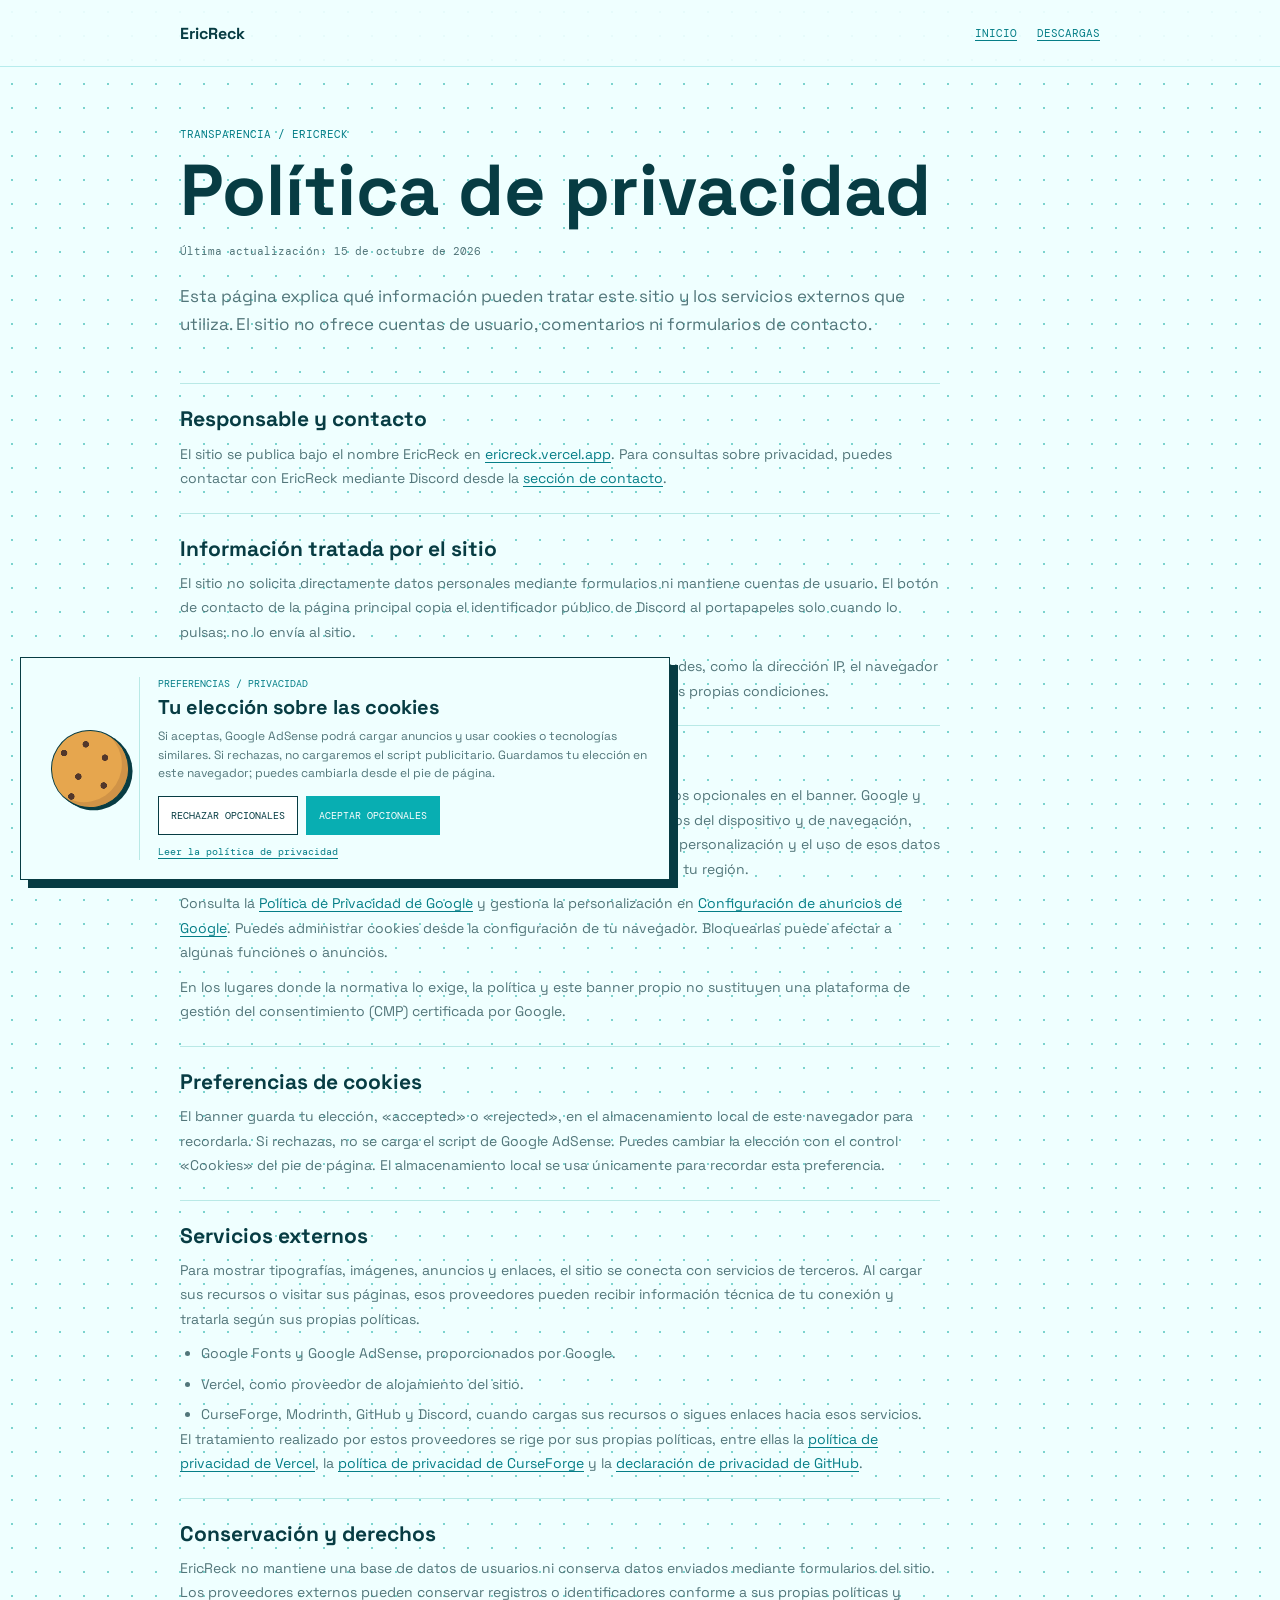
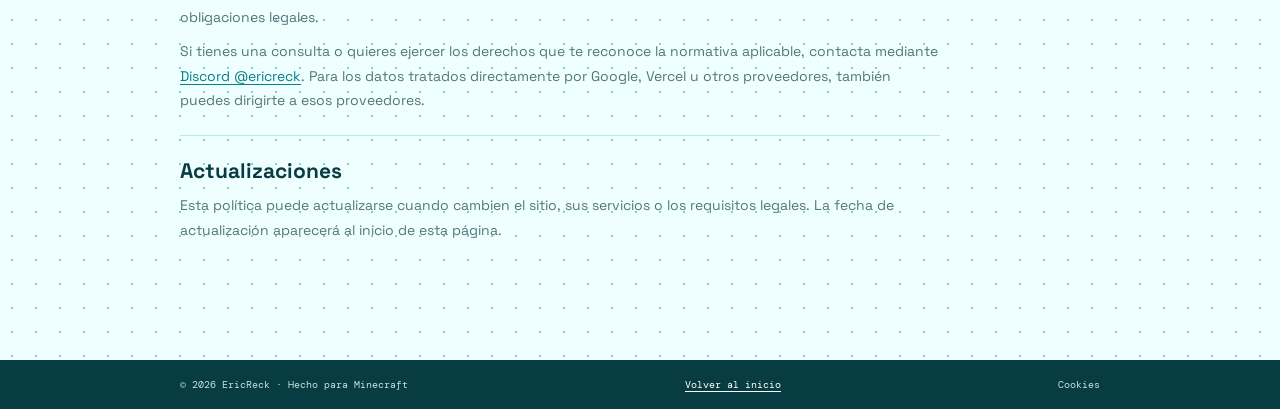
<file: privacidad.html>
<!doctype html>
<html lang="es">
<head>
  <meta charset="utf-8">
  <meta name="viewport" content="width=device-width, initial-scale=1">
  <meta name="theme-color" content="#efffff">
  <meta name="description" content="Política de privacidad del sitio web de EricReck.">
  <title>Política de privacidad — EricReck</title>
  <link rel="icon" type="image/png" href="profile%20picture.png">
  <link rel="preconnect" href="https://fonts.googleapis.com">
  <link rel="preconnect" href="https://fonts.gstatic.com" crossorigin>
  <link href="https://fonts.googleapis.com/css2?family=DM+Mono:wght@400;500&family=Space+Grotesk:wght@400;500;600;700&display=swap" rel="stylesheet">
  <link rel="stylesheet" href="cookies.css">
  <script src="cookies.js" defer></script>
  <style>
    :root {
      color-scheme: light;
      --paper: #efffff;
      --ink: #073c43;
      --muted: #52767a;
      --teal: #08aeb2;
      --deep: #057e87;
      --line: #b9e9e6;
      --lime: #d4f47a;
      --mono: "DM Mono", monospace;
      --display: "Space Grotesk", sans-serif;
    }
    * { box-sizing: border-box; }
    body { min-width: 320px; min-height: 100vh; margin: 0; color: var(--ink); background-color: var(--paper); background-image: radial-gradient(#7bd3ce 0.8px, transparent 0.8px); background-size: 24px 24px; font-family: var(--display); }
    a { color: var(--deep); text-decoration-thickness: 1px; text-underline-offset: 3px; }
    .shell { width: min(920px, calc(100% - 48px)); margin-inline: auto; }
    .topbar { border-bottom: 1px solid rgb(8 174 178 / 24%); background: rgb(239 255 255 / 92%); }
    .nav { min-height: 66px; display: flex; align-items: center; justify-content: space-between; gap: 20px; }
    .brand { color: var(--ink); font-weight: 700; text-decoration: none; }
    .nav-links { display: flex; flex-wrap: wrap; gap: 20px; font: 11px var(--mono); text-transform: uppercase; }
    main { padding-block: 60px 96px; }
    .eyebrow { margin: 0 0 14px; color: var(--deep); font: 11px var(--mono); text-transform: uppercase; }
    h1 { max-width: 760px; margin: 0; font-size: clamp(40px, 7vw, 72px); line-height: .98; }
    .updated { margin: 18px 0 0; color: var(--muted); font: 11px var(--mono); }
    .intro { max-width: 760px; margin: 24px 0 0; color: var(--muted); font-size: 17px; line-height: 1.7; }
    .policy-content { max-width: 760px; margin-top: 44px; }
    .policy-content section { padding-block: 22px; border-top: 1px solid var(--line); }
    h2 { margin: 0 0 10px; font-size: 21px; line-height: 1.2; }
    .policy-content p, .policy-content ul { margin: 0; color: var(--muted); font-size: 14px; line-height: 1.75; }
    .policy-content p + p, .policy-content ul { margin-top: 10px; }
    .policy-content ul { padding-left: 21px; }
    .policy-content li + li { margin-top: 6px; }
    footer { padding-block: 18px; color: #c4e2e0; background: var(--ink); font: 10px var(--mono); }
    .footer-inner { display: flex; justify-content: space-between; gap: 18px; }
    .footer-inner a { color: white; }
    @media (max-width: 560px) {
      .shell { width: calc(100% - 32px); }
      .nav { align-items: start; flex-direction: column; justify-content: center; padding-block: 14px; }
      .nav-links { gap: 12px; }
      main { padding-block: 42px 68px; }
      .intro { font-size: 15px; }
      .footer-inner { flex-direction: column; gap: 8px; }
    }
  </style>
</head>
<body>
  <header class="topbar">
    <nav class="nav shell" aria-label="Navegación principal">
      <a class="brand" href="index.html#inicio">EricReck</a>
      <div class="nav-links">
        <a href="index.html#inicio">Inicio</a>
        <a href="descargas.html">Descargas</a>
      </div>
    </nav>
  </header>
  <main class="shell">
    <p class="eyebrow">Transparencia / EricReck</p>
    <h1>Política de privacidad</h1>
    <p class="updated">Última actualización: 15 de octubre de 2026</p>
    <p class="intro">Esta página explica qué información pueden tratar este sitio y los servicios externos que utiliza. El sitio no ofrece cuentas de usuario, comentarios ni formularios de contacto.</p>

    <div class="policy-content">
      <section>
        <h2>Responsable y contacto</h2>
        <p>El sitio se publica bajo el nombre EricReck en <a href="https://ericreck.vercel.app/">ericreck.vercel.app</a>. Para consultas sobre privacidad, puedes contactar con EricReck mediante Discord desde la <a href="index.html#contacto">sección de contacto</a>.</p>
      </section>
      <section>
        <h2>Información tratada por el sitio</h2>
        <p>El sitio no solicita directamente datos personales mediante formularios ni mantiene cuentas de usuario. El botón de contacto de la página principal copia el identificador público de Discord al portapapeles solo cuando lo pulsas; no lo envía al sitio.</p>
        <p>El proveedor de alojamiento puede procesar datos técnicos de las solicitudes, como la dirección IP, el navegador y la fecha de acceso, para entregar y proteger el sitio, de acuerdo con sus propias condiciones.</p>
      </section>
      <section>
        <h2>Publicidad y cookies</h2>
        <p>La página de descargas carga Google AdSense solo si aceptas los anuncios opcionales en el banner. Google y sus socios pueden utilizar cookies o tecnologías similares, además de datos del dispositivo y de navegación, para mostrar y medir anuncios, limitar su frecuencia y prevenir fraude. La personalización y el uso de esos datos dependen de la configuración de Google y de las opciones disponibles en tu región.</p>
        <p>Consulta la <a href="https://policies.google.com/privacy">Política de Privacidad de Google</a> y gestiona la personalización en <a href="https://adssettings.google.com/">Configuración de anuncios de Google</a>. Puedes administrar cookies desde la configuración de tu navegador. Bloquearlas puede afectar a algunas funciones o anuncios.</p>
        <p>En los lugares donde la normativa lo exige, la política y este banner propio no sustituyen una plataforma de gestión del consentimiento (CMP) certificada por Google.</p>
      </section>
      <section>
        <h2>Preferencias de cookies</h2>
        <p>El banner guarda tu elección, «accepted» o «rejected», en el almacenamiento local de este navegador para recordarla. Si rechazas, no se carga el script de Google AdSense. Puedes cambiar la elección con el control «Cookies» del pie de página. El almacenamiento local se usa únicamente para recordar esta preferencia.</p>
      </section>
      <section>
        <h2>Servicios externos</h2>
        <p>Para mostrar tipografías, imágenes, anuncios y enlaces, el sitio se conecta con servicios de terceros. Al cargar sus recursos o visitar sus páginas, esos proveedores pueden recibir información técnica de tu conexión y tratarla según sus propias políticas.</p>
        <ul>
          <li>Google Fonts y Google AdSense, proporcionados por Google.</li>
          <li>Vercel, como proveedor de alojamiento del sitio.</li>
          <li>CurseForge, Modrinth, GitHub y Discord, cuando cargas sus recursos o sigues enlaces hacia esos servicios.</li>
        </ul>
        <p>El tratamiento realizado por estos proveedores se rige por sus propias políticas, entre ellas la <a href="https://vercel.com/legal/privacy-policy">política de privacidad de Vercel</a>, la <a href="https://www.curseforge.com/privacy-policy">política de privacidad de CurseForge</a> y la <a href="https://docs.github.com/en/site-policy/privacy-policies/github-privacy-statement">declaración de privacidad de GitHub</a>.</p>
      </section>
      <section>
        <h2>Conservación y derechos</h2>
        <p>EricReck no mantiene una base de datos de usuarios ni conserva datos enviados mediante formularios del sitio. Los proveedores externos pueden conservar registros o identificadores conforme a sus propias políticas y obligaciones legales.</p>
        <p>Si tienes una consulta o quieres ejercer los derechos que te reconoce la normativa aplicable, contacta mediante <a href="index.html#contacto">Discord @ericreck</a>. Para los datos tratados directamente por Google, Vercel u otros proveedores, también puedes dirigirte a esos proveedores.</p>
      </section>
      <section>
        <h2>Actualizaciones</h2>
        <p>Esta política puede actualizarse cuando cambien el sitio, sus servicios o los requisitos legales. La fecha de actualización aparecerá al inicio de esta página.</p>
      </section>
    </div>
  </main>
  <footer><div class="footer-inner shell"><span>© 2026 EricReck · Hecho para Minecraft</span><a href="index.html#inicio">Volver al inicio</a><button class="cookie-settings" type="button" data-cookie-settings>Cookies</button></div></footer>
</body>
</html>
</file>
<file: cookies.css>
.cookie-banner {
  position: fixed;
  z-index: 1000;
  right: auto;
  bottom: 20px;
  left: 20px;
  width: min(650px, calc(100vw - 40px));
  max-height: min(78vh, 520px);
  display: grid;
  grid-template-columns: 100px minmax(0, 1fr);
  gap: 18px;
  overflow: auto;
  padding: 19px;
  border: 1px solid var(--ink, #073c43);
  color: var(--ink, #073c43);
  background: var(--paper, #efffff);
  box-shadow: 8px 8px 0 var(--ink, #073c43);
  font-family: var(--display, sans-serif);
}
.cookie-banner[hidden] { display: none; }
.cookie-art {
  position: relative;
  min-height: 100px;
  display: grid;
  place-items: center;
  border-right: 1px solid var(--line, #b9e9e6);
}
.cookie-art::before {
  width: 76px;
  aspect-ratio: 1;
  content: "";
  border: 1px solid var(--ink, #073c43);
  border-radius: 50%;
  background-color: #e6a64e;
  background-image:
    radial-gradient(circle at 16px 17px, #52372b 0 3px, transparent 3.5px),
    radial-gradient(circle at 39px 13px, #52372b 0 3px, transparent 3.5px),
    radial-gradient(circle at 55px 30px, #52372b 0 3px, transparent 3.5px),
    radial-gradient(circle at 25px 43px, #52372b 0 3px, transparent 3.5px),
    radial-gradient(circle at 48px 57px, #52372b 0 3px, transparent 3.5px),
    radial-gradient(circle at 14px 61px, #52372b 0 3px, transparent 3.5px);
  box-shadow: inset -5px -6px 0 rgb(92 53 32 / 16%), 3px 3px 0 var(--ink, #073c43);
  transform: rotate(-12deg);
}
.cookie-art::after {
  position: absolute;
  top: 3px;
  right: 1px;
  width: 24px;
  aspect-ratio: 1;
  content: "";
  border-radius: 50%;
  background: var(--paper, #efffff);
  box-shadow: -7px 12px 0 -4px var(--paper, #efffff), -16px 18px 0 -7px var(--paper, #efffff);
}
.cookie-copy { min-width: 0; }
.cookie-kicker { margin: 0 0 6px; color: var(--deep, #057e87); font: 10px var(--mono, monospace); text-transform: uppercase; }
.cookie-copy h2 { margin: 0; font-size: 20px; line-height: 1.15; }
.cookie-copy p:not(.cookie-kicker) { margin: 8px 0 0; color: var(--muted, #52767a); font-size: 12px; line-height: 1.55; }
.cookie-actions { display: flex; flex-wrap: wrap; gap: 8px; margin-top: 13px; }
.cookie-action { min-height: 39px; padding: 0 12px; border: 1px solid var(--ink, #073c43); color: var(--ink, #073c43); background: white; cursor: pointer; font: 10px var(--mono, monospace); text-transform: uppercase; }
.cookie-action:hover { background: var(--lime, #d4f47a); }
.cookie-action-primary { border-color: var(--teal, #08aeb2); color: white; background: var(--teal, #08aeb2); }
.cookie-action-primary:hover { color: white; background: var(--deep, #057e87); }
.cookie-action:focus-visible, .cookie-settings:focus-visible { outline: 3px solid var(--lime, #d4f47a); outline-offset: 3px; }
.cookie-privacy { display: inline-block; margin-top: 10px; color: var(--deep, #057e87); font: 10px var(--mono, monospace); }
.cookie-settings { padding: 0; border: 0; color: inherit; background: transparent; cursor: pointer; font: inherit; }
.cookie-settings:hover { color: var(--lime, #d4f47a); }
@media (max-width: 520px) {
  .cookie-banner { right: 12px; bottom: 12px; left: 12px; width: auto; grid-template-columns: 54px minmax(0, 1fr); gap: 12px; padding: 14px; box-shadow: 5px 5px 0 var(--ink, #073c43); }
  .cookie-art { min-height: 54px; align-items: start; padding-top: 3px; }
  .cookie-art::before { width: 43px; }
  .cookie-art::after { top: 0; right: 0; width: 15px; box-shadow: -5px 8px 0 -3px var(--paper, #efffff), -10px 12px 0 -5px var(--paper, #efffff); }
  .cookie-copy h2 { font-size: 17px; }
  .cookie-actions { flex-direction: column-reverse; }
  .cookie-action { width: 100%; }
}
</file>
